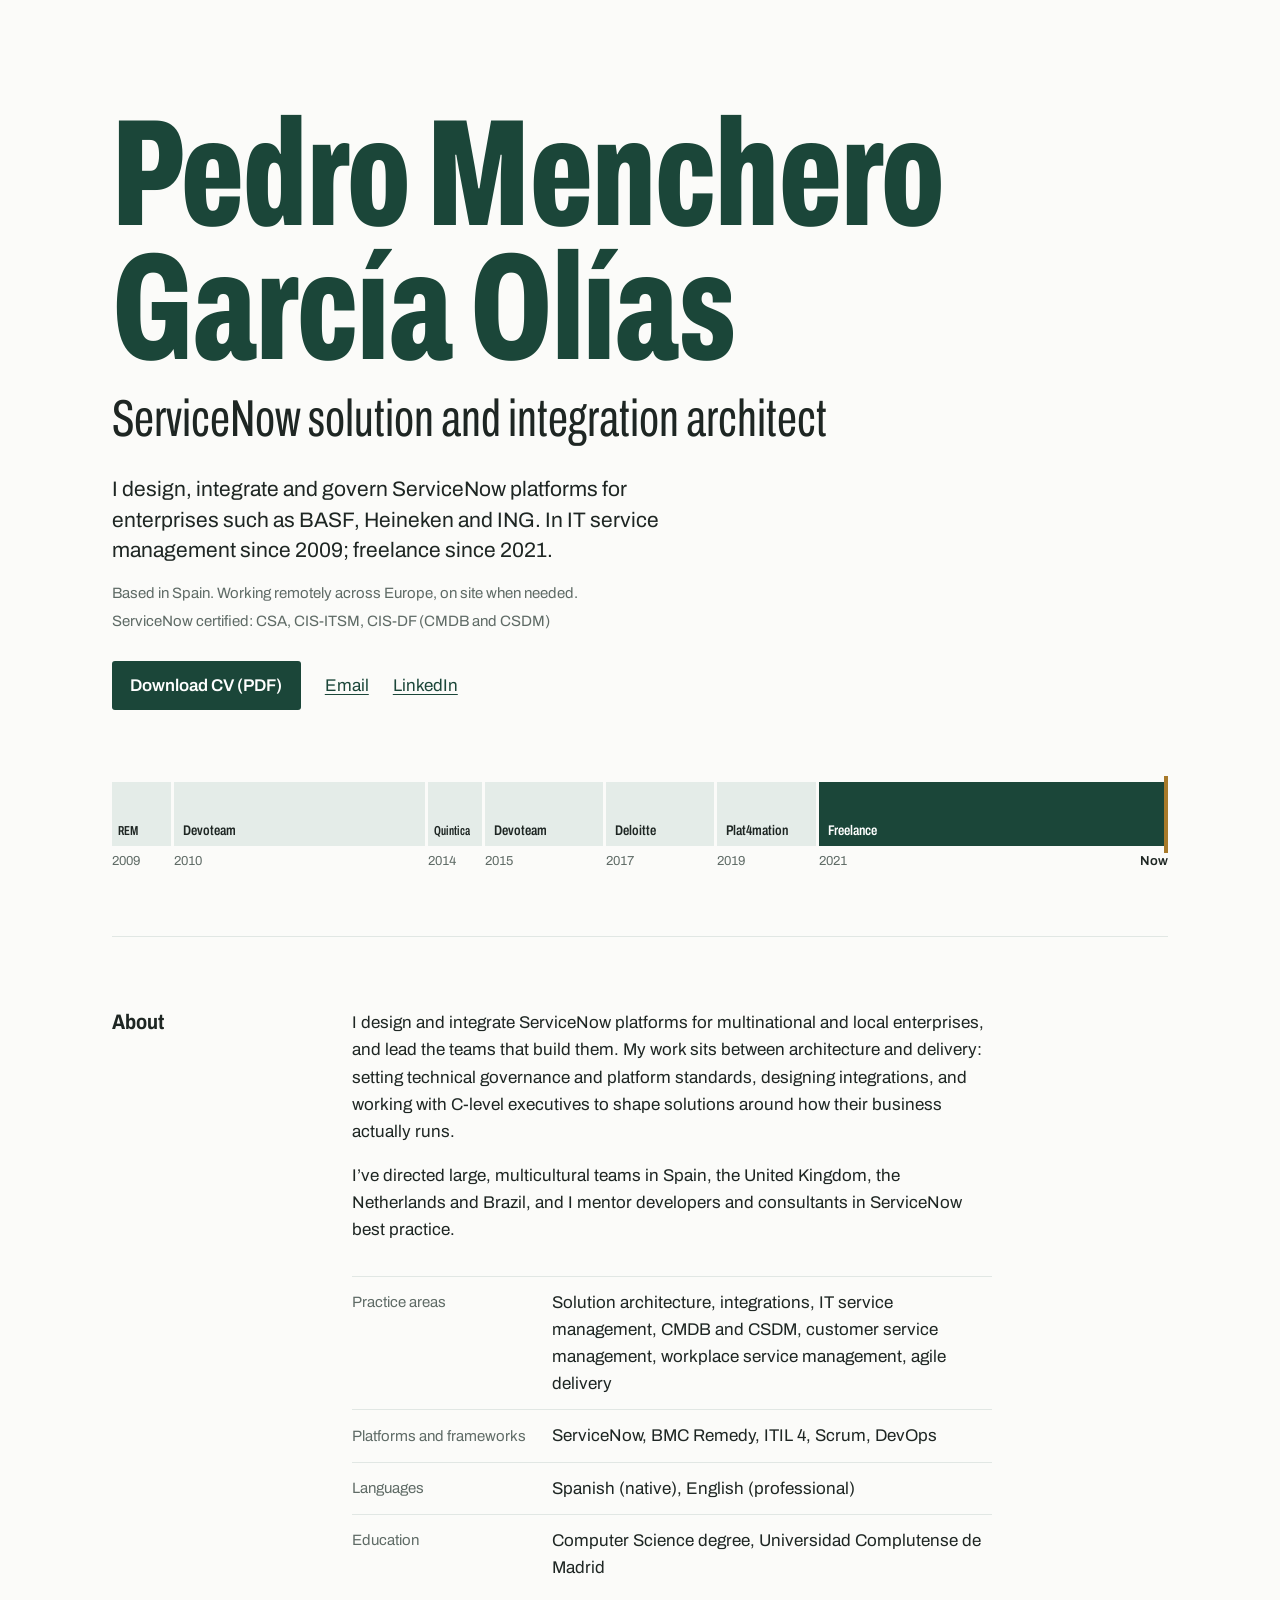
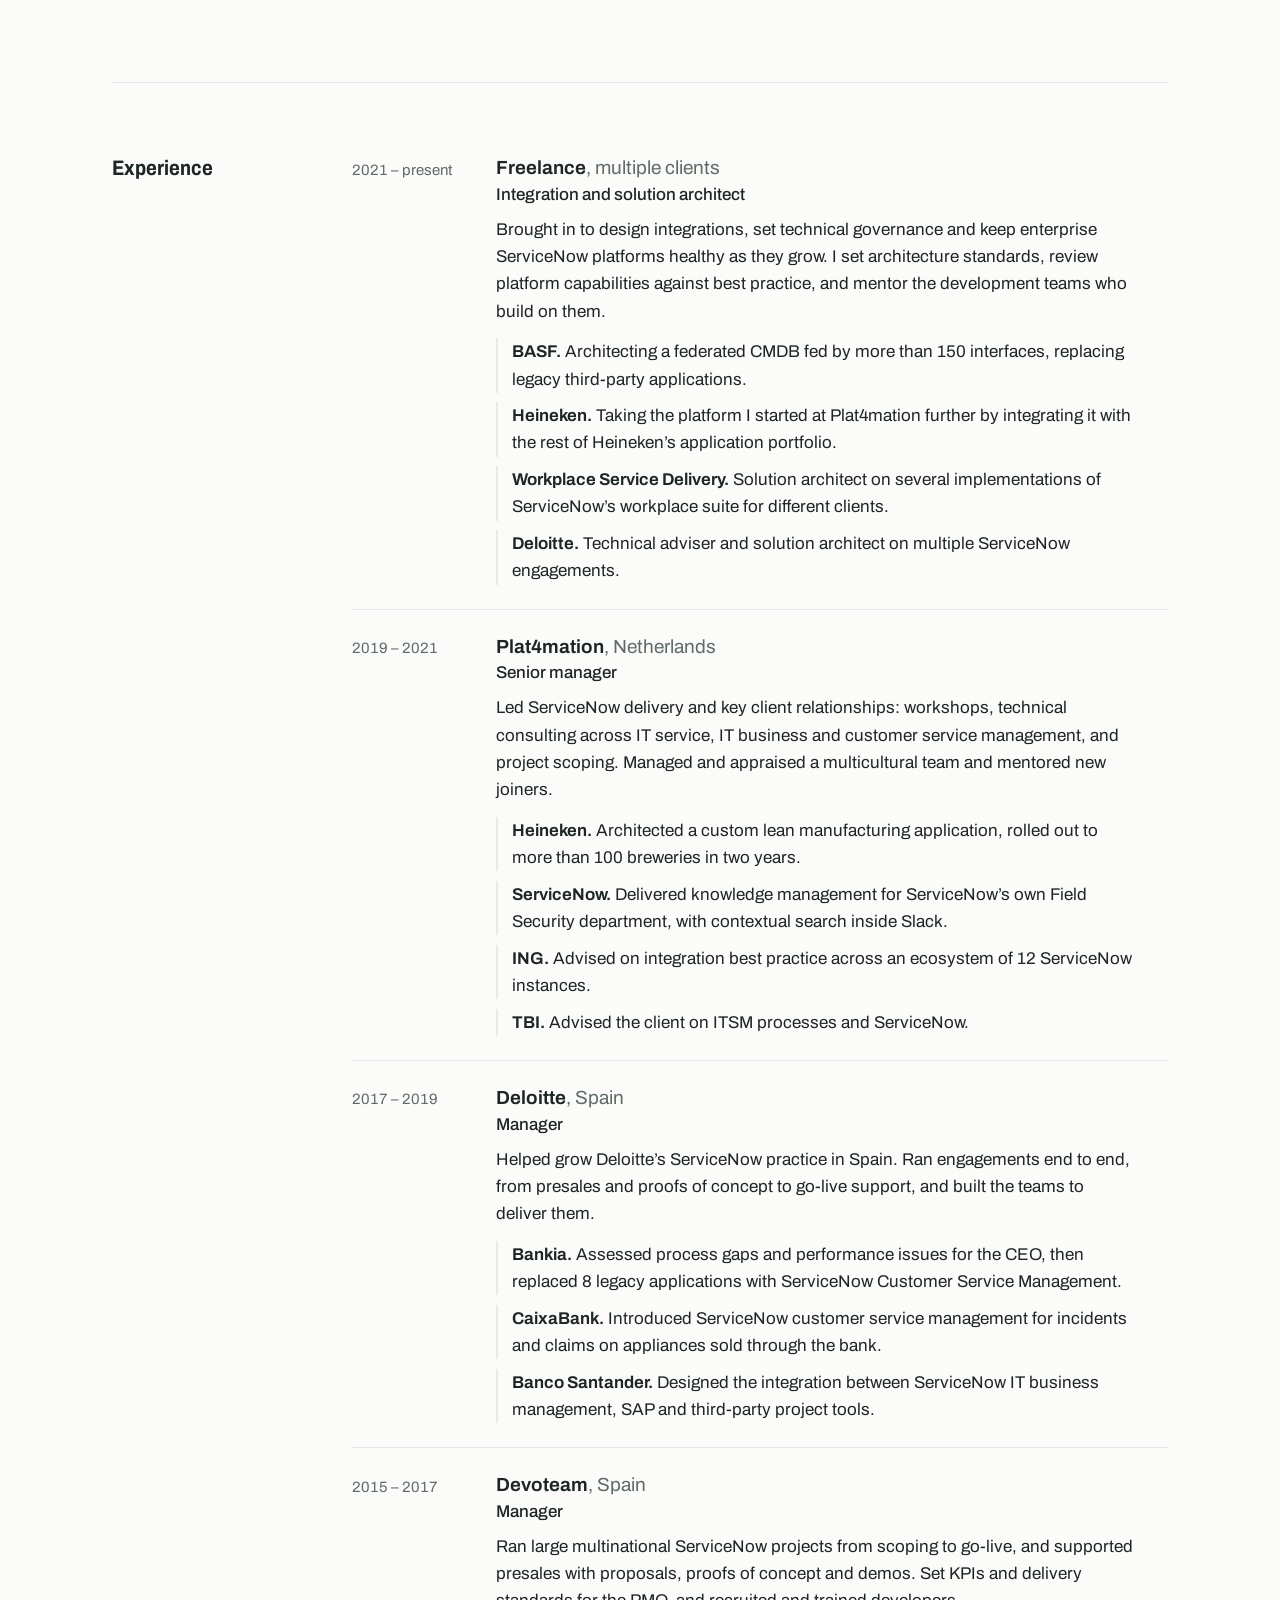
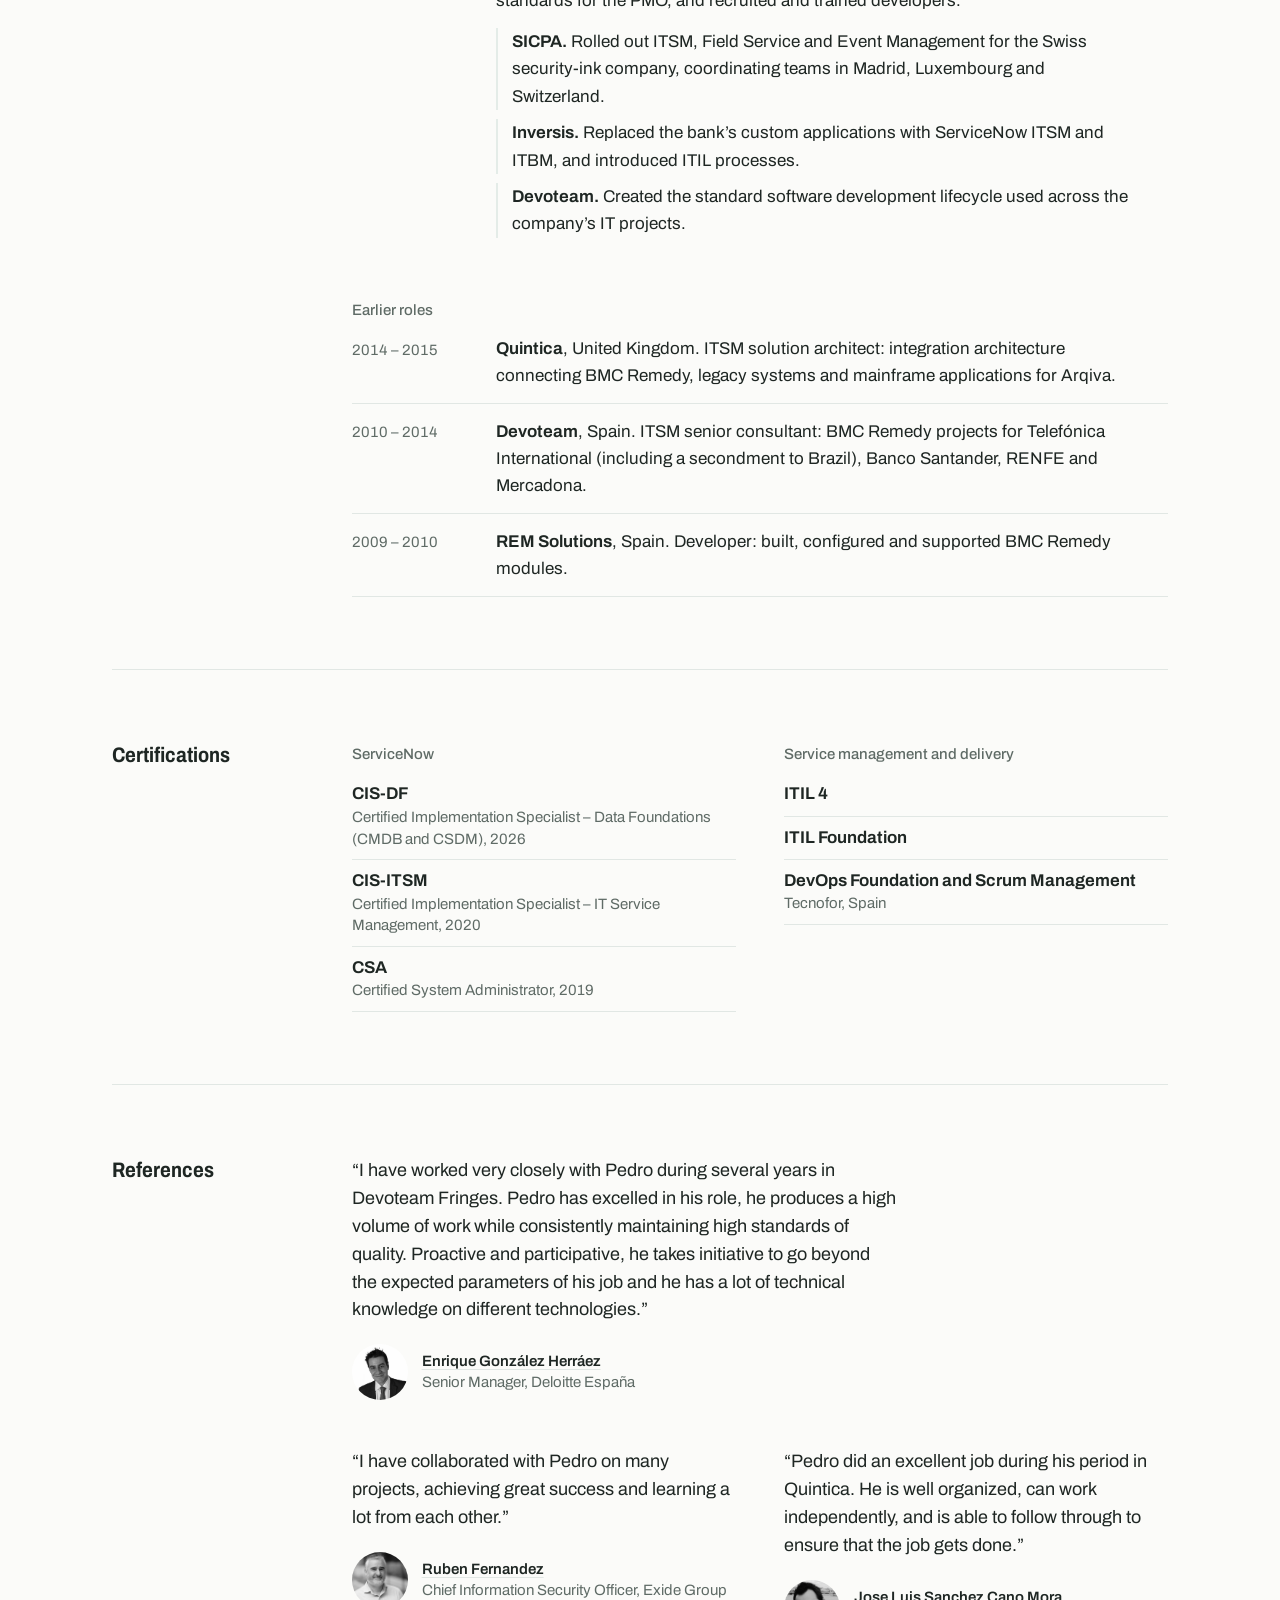
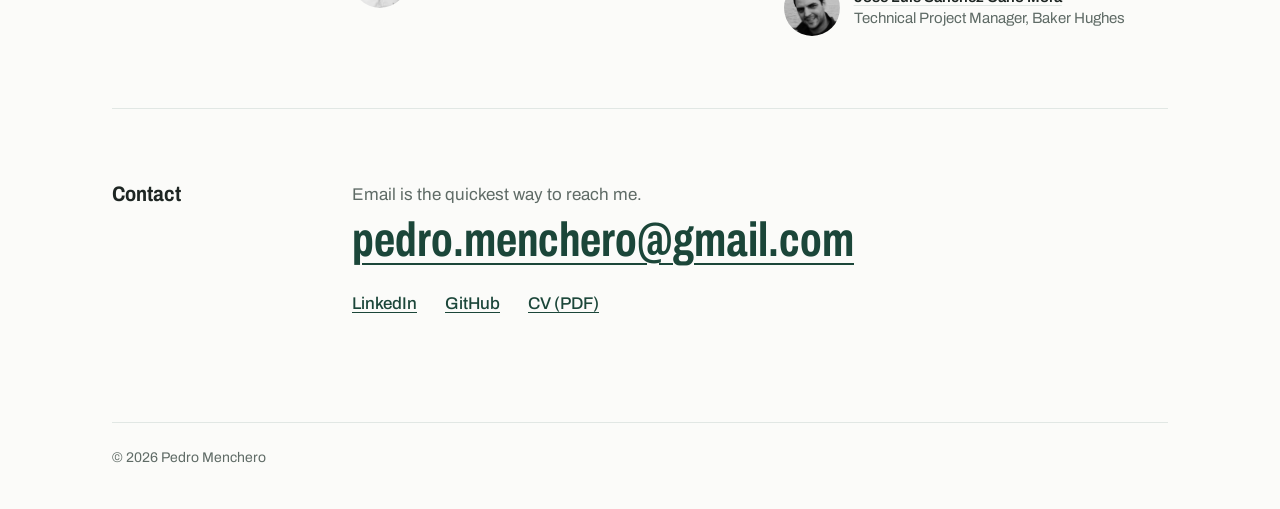
<file: index.html>
<!DOCTYPE html>
<html lang="en">
<head>
  <meta charset="utf-8">
  <meta name="viewport" content="width=device-width, initial-scale=1">
  <title>Pedro Menchero, ServiceNow solution architect</title>
  <meta name="description" content="Pedro Menchero is a freelance ServiceNow solution and integration architect. He has designed and delivered IT service management platforms since 2009, for enterprises in Spain, the United Kingdom, the Netherlands and Brazil.">
  <meta name="author" content="Pedro Menchero">
  <meta name="theme-color" content="#fbfbf9" media="(prefers-color-scheme: light)">
  <meta name="theme-color" content="#0f1714" media="(prefers-color-scheme: dark)">

  <meta property="og:type" content="profile">
  <meta property="og:title" content="Pedro Menchero, ServiceNow solution architect">
  <meta property="og:description" content="Freelance ServiceNow solution and integration architect, delivering IT service management platforms since 2009.">
  <meta property="og:url" content="https://pedromenchero.github.io/">
  <meta property="og:image" content="https://pedromenchero.github.io/img/og.png">
  <meta property="og:image:width" content="1200">
  <meta property="og:image:height" content="630">
  <meta property="og:image:alt" content="Pedro Menchero, ServiceNow solution and integration architect, with a bar showing his career from 2009 to now">
  <meta name="twitter:card" content="summary_large_image">

  <link rel="icon" href="img/favicon.svg" type="image/svg+xml">

  <link rel="preload" href="fonts/archivo-latin-wdth-normal.woff2" as="font" type="font/woff2" crossorigin>
  <link rel="stylesheet" href="css/tokens.css">
  <link rel="stylesheet" href="css/style.css">
</head>

<body>
  <header class="hero wrap">
    <h1 class="name">Pedro Menchero <span>García Olías</span></h1>
    <p class="role">ServiceNow solution and integration architect</p>
    <p class="lede">I design, integrate and govern ServiceNow platforms for enterprises such as BASF, Heineken and ING. In IT service management since 2009; freelance since 2021.</p>
    <ul class="hero-facts">
      <li>Based in Spain. Working remotely across Europe, on site when needed.</li>
      <li>ServiceNow certified: CSA, CIS-ITSM, CIS-DF (CMDB and CSDM)</li>
    </ul>
    <p class="actions">
      <a class="button" href="cv/pedro-menchero-cv.pdf">Download CV (PDF)</a>
      <span class="action-links">
        <a href="mailto:pedro.menchero@gmail.com">Email</a>
        <a href="https://www.linkedin.com/in/pedromenchero/" target="_blank" rel="noopener">LinkedIn</a>
      </span>
    </p>

    <nav class="career" aria-label="Career, 2009 to now">
      <ol class="career-bar">
        <li class="short" style="--m: 12">
          <a href="#job-rem">
            <span class="seg-name">REM<span class="visually-hidden"> Solutions</span></span>
            <span class="visually-hidden">, developer, 2009 to 2010</span>
            <span class="seg-year" aria-hidden="true">2009</span>
            <span class="seg-tip" aria-hidden="true"><strong>REM Solutions</strong> Developer<br>2009 – 2010</span>
          </a>
        </li>
        <li class="minor wide" style="--m: 51">
          <a href="#job-devoteam-consultant">
            <span class="seg-name">Devoteam</span>
            <span class="visually-hidden">, ITSM senior consultant, 2010 to 2014</span>
            <span class="seg-year" aria-hidden="true">2010</span>
            <span class="seg-tip" aria-hidden="true"><strong>Devoteam</strong> ITSM senior consultant<br>2010 – 2014</span>
          </a>
        </li>
        <li class="short minor" style="--m: 11">
          <a href="#job-quintica">
            <span class="seg-name">Quintica</span>
            <span class="visually-hidden">, ITSM solution architect, 2014 to 2015</span>
            <span class="seg-year" aria-hidden="true">2014</span>
            <span class="seg-tip" aria-hidden="true"><strong>Quintica</strong> ITSM solution architect<br>2014 – 2015</span>
          </a>
        </li>
        <li style="--m: 24">
          <a href="#job-devoteam-manager">
            <span class="seg-name">Devoteam</span>
            <span class="visually-hidden">, manager, 2015 to 2017</span>
            <span class="seg-year" aria-hidden="true">2015</span>
            <span class="seg-tip" aria-hidden="true"><strong>Devoteam</strong> Manager<br>2015 – 2017</span>
          </a>
        </li>
        <li class="minor" style="--m: 22">
          <a href="#job-deloitte">
            <span class="seg-name">Deloitte</span>
            <span class="visually-hidden">, manager, 2017 to 2019</span>
            <span class="seg-year" aria-hidden="true">2017</span>
            <span class="seg-tip" aria-hidden="true"><strong>Deloitte</strong> Manager<br>2017 – 2019</span>
          </a>
        </li>
        <li style="--m: 20">
          <a href="#job-plat4mation">
            <span class="seg-name">Plat4mation</span>
            <span class="visually-hidden">, senior manager, 2019 to 2021</span>
            <span class="seg-year" aria-hidden="true">2019</span>
            <span class="seg-tip" aria-hidden="true"><strong>Plat4mation</strong> Senior manager<br>2019 – 2021</span>
          </a>
        </li>
        <li class="current minor wide" style="--m: 70" data-since="2021-01">
          <a href="#job-freelance">
            <span class="seg-name">Freelance</span>
            <span class="visually-hidden">, integration and solution architect, 2021 to now</span>
            <span class="seg-year" aria-hidden="true">2021</span>
            <span class="seg-now" aria-hidden="true">Now</span>
            <span class="seg-tip" aria-hidden="true"><strong>Freelance</strong> Integration and solution architect<br>2021 – now</span>
          </a>
        </li>
      </ol>
    </nav>
  </header>

  <main>
    <section class="section wrap" id="about" aria-labelledby="about-h">
      <h2 id="about-h">About</h2>
      <div class="section-body prose">
        <p>I design and integrate ServiceNow platforms for multinational and local enterprises, and lead the teams that build them. My work sits between architecture and delivery: setting technical governance and platform standards, designing integrations, and working with C-level executives to shape solutions around how their business actually runs.</p>
        <p>I’ve directed large, multicultural teams in Spain, the United Kingdom, the Netherlands and Brazil, and I mentor developers and consultants in ServiceNow best practice.</p>
        <dl class="facts">
          <div>
            <dt>Practice areas</dt>
            <dd>Solution architecture, integrations, IT service management, CMDB and CSDM, customer service management, workplace service management, agile delivery</dd>
          </div>
          <div>
            <dt>Platforms and frameworks</dt>
            <dd>ServiceNow, BMC Remedy, ITIL 4, Scrum, DevOps</dd>
          </div>
          <div>
            <dt>Languages</dt>
            <dd>Spanish (native), English (professional)</dd>
          </div>
          <div>
            <dt>Education</dt>
            <dd>Computer Science degree, Universidad Complutense de Madrid</dd>
          </div>
        </dl>
      </div>
    </section>

    <section class="section wrap" id="experience" aria-labelledby="experience-h">
      <h2 id="experience-h">Experience</h2>
      <div class="section-body">
        <ol class="jobs">
          <li class="job" id="job-freelance">
            <p class="job-dates">2021 – present</p>
            <div class="job-detail">
              <h3 class="job-org">Freelance<span>, multiple clients</span></h3>
              <p class="job-role">Integration and solution architect</p>
              <p class="job-summary">Brought in to design integrations, set technical governance and keep enterprise ServiceNow platforms healthy as they grow. I set architecture standards, review platform capabilities against best practice, and mentor the development teams who build on them.</p>
              <ul class="projects">
                <li><strong>BASF.</strong> Architecting a federated CMDB fed by more than 150 interfaces, replacing legacy third-party applications.</li>
                <li><strong>Heineken.</strong> Taking the platform I started at Plat4mation further by integrating it with the rest of Heineken’s application portfolio.</li>
                <li><strong>Workplace Service Delivery.</strong> Solution architect on several implementations of ServiceNow’s workplace suite for different clients.</li>
                <li><strong>Deloitte.</strong> Technical adviser and solution architect on multiple ServiceNow engagements.</li>
              </ul>
            </div>
          </li>
          <li class="job" id="job-plat4mation">
            <p class="job-dates">2019 – 2021</p>
            <div class="job-detail">
              <h3 class="job-org">Plat4mation<span>, Netherlands</span></h3>
              <p class="job-role">Senior manager</p>
              <p class="job-summary">Led ServiceNow delivery and key client relationships: workshops, technical consulting across IT service, IT business and customer service management, and project scoping. Managed and appraised a multicultural team and mentored new joiners.</p>
              <ul class="projects">
                <li><strong>Heineken.</strong> Architected a custom lean manufacturing application, rolled out to more than 100 breweries in two years.</li>
                <li><strong>ServiceNow.</strong> Delivered knowledge management for ServiceNow’s own Field Security department, with contextual search inside Slack.</li>
                <li><strong>ING.</strong> Advised on integration best practice across an ecosystem of 12 ServiceNow instances.</li>
                <li><strong>TBI.</strong> Advised the client on ITSM processes and ServiceNow.</li>
              </ul>
            </div>
          </li>
          <li class="job" id="job-deloitte">
            <p class="job-dates">2017 – 2019</p>
            <div class="job-detail">
              <h3 class="job-org">Deloitte<span>, Spain</span></h3>
              <p class="job-role">Manager</p>
              <p class="job-summary">Helped grow Deloitte’s ServiceNow practice in Spain. Ran engagements end to end, from presales and proofs of concept to go-live support, and built the teams to deliver them.</p>
              <ul class="projects">
                <li><strong>Bankia.</strong> Assessed process gaps and performance issues for the CEO, then replaced 8 legacy applications with ServiceNow Customer Service Management.</li>
                <li><strong>CaixaBank.</strong> Introduced ServiceNow customer service management for incidents and claims on appliances sold through the bank.</li>
                <li><strong>Banco Santander.</strong> Designed the integration between ServiceNow IT business management, SAP and third-party project tools.</li>
              </ul>
            </div>
          </li>
          <li class="job" id="job-devoteam-manager">
            <p class="job-dates">2015 – 2017</p>
            <div class="job-detail">
              <h3 class="job-org">Devoteam<span>, Spain</span></h3>
              <p class="job-role">Manager</p>
              <p class="job-summary">Ran large multinational ServiceNow projects from scoping to go-live, and supported presales with proposals, proofs of concept and demos. Set KPIs and delivery standards for the PMO, and recruited and trained developers.</p>
              <ul class="projects">
                <li><strong>SICPA.</strong> Rolled out ITSM, Field Service and Event Management for the Swiss security-ink company, coordinating teams in Madrid, Luxembourg and Switzerland.</li>
                <li><strong>Inversis.</strong> Replaced the bank’s custom applications with ServiceNow ITSM and ITBM, and introduced ITIL processes.</li>
                <li><strong>Devoteam.</strong> Created the standard software development lifecycle used across the company’s IT projects.</li>
              </ul>
            </div>
          </li>
        </ol>

        <h3 class="earlier-h">Earlier roles</h3>
        <ol class="earlier">
          <li class="early" id="job-quintica">
            <p class="job-dates">2014 – 2015</p>
            <p><strong>Quintica</strong>, United Kingdom. ITSM solution architect: integration architecture connecting BMC Remedy, legacy systems and mainframe applications for Arqiva.</p>
          </li>
          <li class="early" id="job-devoteam-consultant">
            <p class="job-dates">2010 – 2014</p>
            <p><strong>Devoteam</strong>, Spain. ITSM senior consultant: BMC Remedy projects for Telefónica International (including a secondment to Brazil), Banco Santander, RENFE and Mercadona.</p>
          </li>
          <li class="early" id="job-rem">
            <p class="job-dates">2009 – 2010</p>
            <p><strong>REM Solutions</strong>, Spain. Developer: built, configured and supported BMC Remedy modules.</p>
          </li>
        </ol>
      </div>
    </section>

    <section class="section wrap" id="certifications" aria-labelledby="certifications-h">
      <h2 id="certifications-h">Certifications</h2>
      <div class="section-body lists creds">
        <div>
          <h3>ServiceNow</h3>
          <ul>
            <li><strong>CIS-DF</strong> Certified Implementation Specialist – Data Foundations (CMDB and CSDM), 2026</li>
            <li><strong>CIS-ITSM</strong> Certified Implementation Specialist – IT Service Management, 2020</li>
            <li><strong>CSA</strong> Certified System Administrator, 2019</li>
          </ul>
        </div>
        <div>
          <h3>Service management and delivery</h3>
          <ul>
            <li><strong>ITIL 4</strong></li>
            <li><strong>ITIL Foundation</strong></li>
            <li><strong>DevOps Foundation and Scrum Management</strong> Tecnofor, Spain</li>
          </ul>
        </div>
      </div>
    </section>

    <section class="section wrap" id="references" aria-labelledby="references-h">
      <h2 id="references-h">References</h2>
      <div class="section-body quotes">
        <figure class="quote quote-wide">
          <blockquote>
            <p>“I have worked very closely with Pedro during several years in Devoteam Fringes. Pedro has excelled in his role, he produces a high volume of work while consistently maintaining high standards of quality. Proactive and participative, he takes initiative to go beyond the expected parameters of his job and he has a lot of technical knowledge on different technologies.”</p>
          </blockquote>
          <figcaption>
            <img src="img/reference.jpg" alt="" width="56" height="56" loading="lazy">
            <span><a href="https://www.linkedin.com/in/enrique-gonz%C3%A1lez-herr%C3%A1ez-22808025/" target="_blank" rel="noopener">Enrique González Herráez<span class="visually-hidden"> on LinkedIn</span></a> Senior Manager, Deloitte España</span>
          </figcaption>
        </figure>
        <figure class="quote">
          <blockquote>
            <p>“I have collaborated with Pedro on many projects, achieving great success and learning a lot from each other.”</p>
          </blockquote>
          <figcaption>
            <img src="img/reference-ruben.jpg" alt="" width="56" height="56" loading="lazy">
            <span><a href="https://www.linkedin.com/in/ruben-f-a29760b/" target="_blank" rel="noopener">Ruben Fernandez<span class="visually-hidden"> on LinkedIn</span></a> Chief Information Security Officer, Exide Group</span>
          </figcaption>
        </figure>
        <figure class="quote">
          <blockquote>
            <p>“Pedro did an excellent job during his period in Quintica. He is well organized, can work independently, and is able to follow through to ensure that the job gets done.”</p>
          </blockquote>
          <figcaption>
            <img src="img/reference2.jpg" alt="" width="56" height="56" loading="lazy">
            <span><a href="https://www.linkedin.com/in/joseluissanchezcano/" target="_blank" rel="noopener">Jose Luis Sanchez Cano Mora<span class="visually-hidden"> on LinkedIn</span></a> Technical Project Manager, Baker Hughes</span>
          </figcaption>
        </figure>
      </div>
    </section>

    <section class="section wrap" id="contact" aria-labelledby="contact-h">
      <h2 id="contact-h">Contact</h2>
      <div class="section-body">
        <p class="contact-note">Email is the quickest way to reach me.</p>
        <p class="contact-email"><a href="mailto:pedro.menchero@gmail.com">pedro.menchero@gmail.com</a></p>
        <ul class="contact-links">
          <li><a href="https://www.linkedin.com/in/pedromenchero/" target="_blank" rel="noopener">LinkedIn</a></li>
          <li><a href="https://github.com/pedromenchero" target="_blank" rel="noopener">GitHub</a></li>
          <li><a href="cv/pedro-menchero-cv.pdf">CV (PDF)</a></li>
        </ul>
      </div>
    </section>
  </main>

  <footer class="footer wrap">
    <p>© <span id="year">2026</span> Pedro Menchero</p>
  </footer>

  <script src="js/main.js"></script>
</body>
</html>
</file>
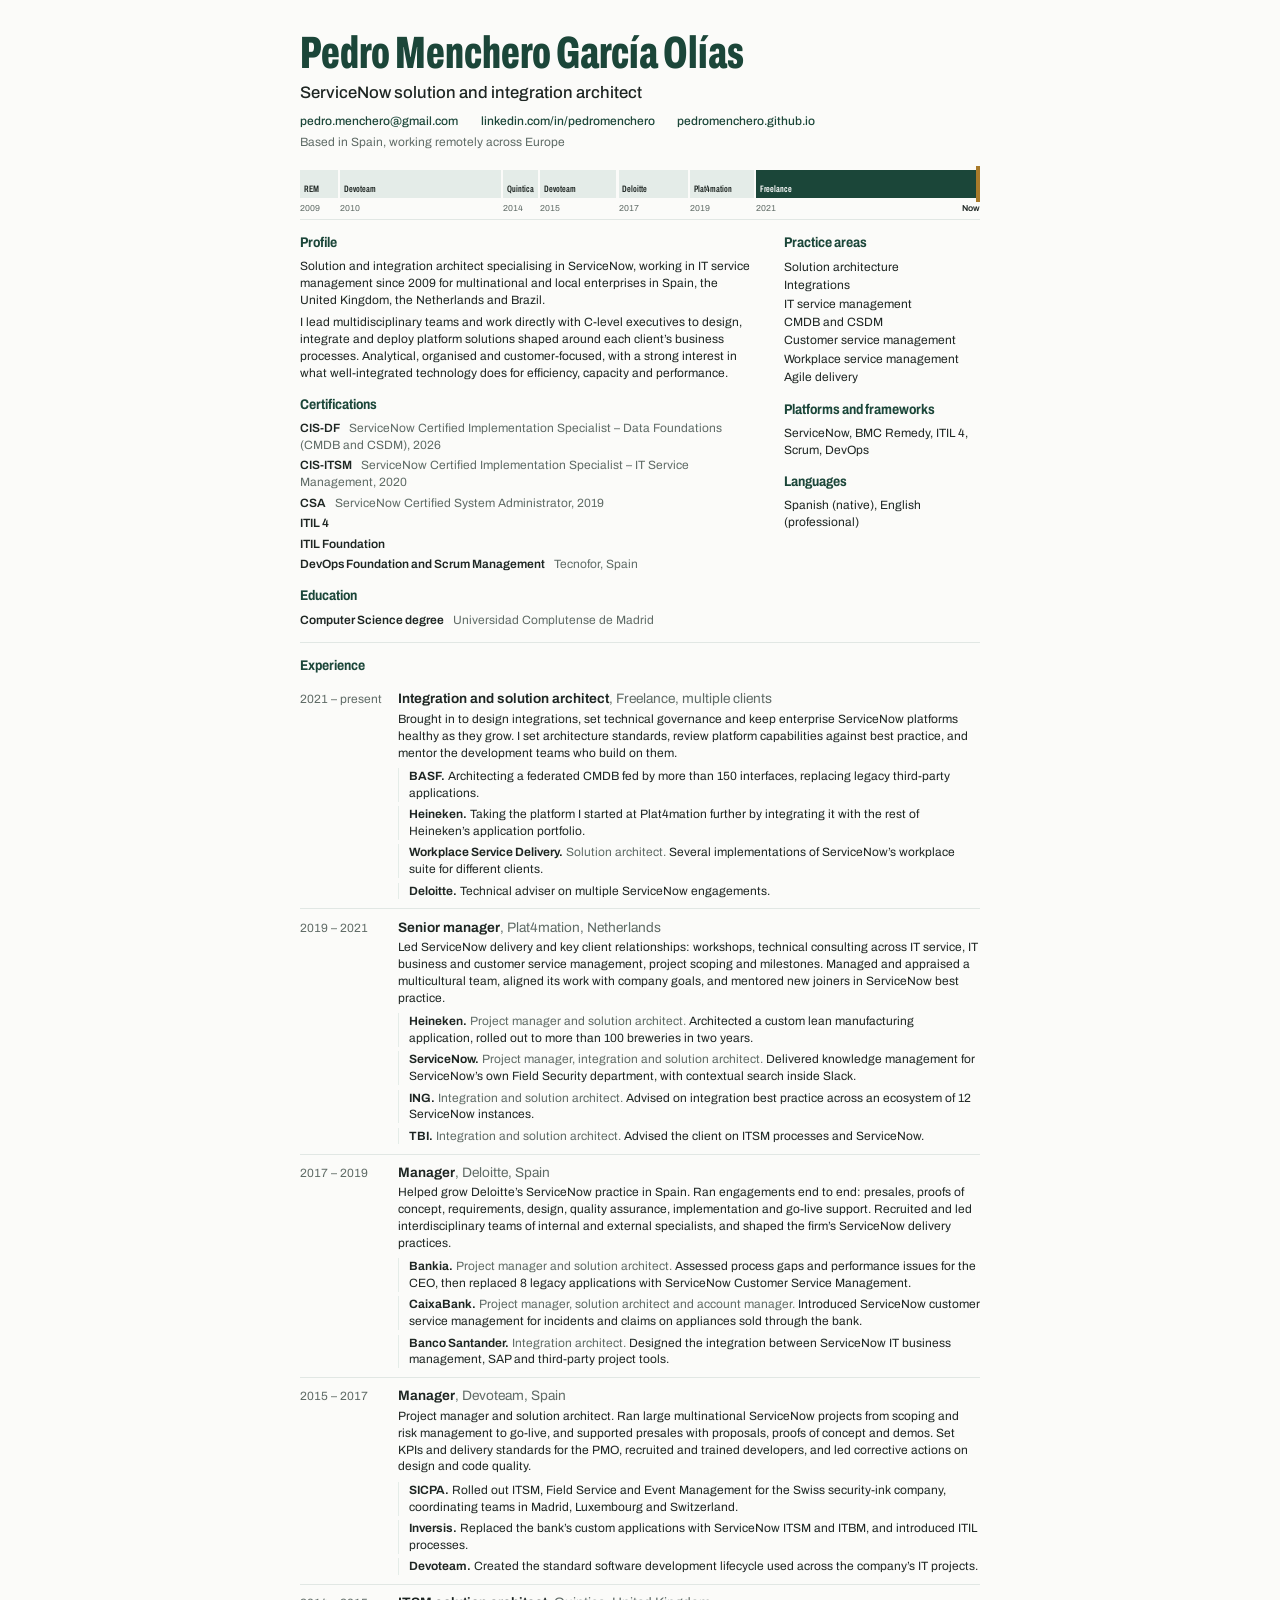
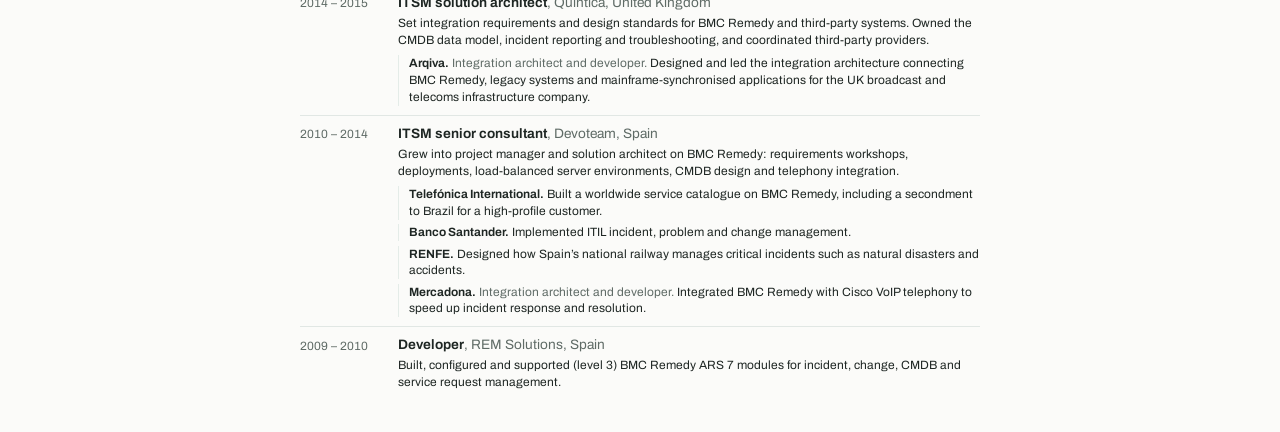
<file: cv/index.html>
<!DOCTYPE html>
<html lang="en">
<head>
  <meta charset="utf-8">
  <meta name="viewport" content="width=device-width, initial-scale=1">
  <title>Pedro Menchero, CV</title>
  <meta name="description" content="CV of Pedro Menchero, ServiceNow solution and integration architect.">
  <link rel="icon" href="../img/favicon.svg" type="image/svg+xml">
  <link rel="preload" href="../fonts/archivo-latin-wdth-normal.woff2" as="font" type="font/woff2" crossorigin>
  <link rel="stylesheet" href="../css/tokens.css">
  <link rel="stylesheet" href="cv.css">
</head>

<body>
  <article class="cv">
    <header class="cv-head">
      <h1 class="name">Pedro Menchero García Olías</h1>
      <p class="headline">ServiceNow solution and integration architect</p>
      <ul class="contact">
        <li><a href="mailto:pedro.menchero@gmail.com">pedro.menchero@gmail.com</a></li>
        <li><a href="https://www.linkedin.com/in/pedromenchero/">linkedin.com/in/pedromenchero</a></li>
        <li><a href="https://pedromenchero.github.io/">pedromenchero.github.io</a></li>
        <li>Based in Spain, working remotely across Europe</li>
      </ul>

      <ol class="bar" aria-label="Career, 2009 to now">
        <li style="--m: 12"><span class="seg">REM</span><span class="yr">2009</span></li>
        <li style="--m: 51"><span class="seg">Devoteam</span><span class="yr">2010</span></li>
        <li style="--m: 11"><span class="seg">Quintica</span><span class="yr">2014</span></li>
        <li style="--m: 24"><span class="seg">Devoteam</span><span class="yr">2015</span></li>
        <li style="--m: 22"><span class="seg">Deloitte</span><span class="yr">2017</span></li>
        <li style="--m: 20"><span class="seg">Plat4mation</span><span class="yr">2019</span></li>
        <li class="current" style="--m: 70" data-since="2021-01"><span class="seg">Freelance</span><span class="yr">2021</span><span class="now">Now</span></li>
      </ol>
    </header>

    <section class="intro">
      <div>
        <h2>Profile</h2>
        <p>Solution and integration architect specialising in ServiceNow, working in IT service management since 2009 for multinational and local enterprises in Spain, the United Kingdom, the Netherlands and Brazil.</p>
        <p>I lead multidisciplinary teams and work directly with C-level executives to design, integrate and deploy platform solutions shaped around each client’s business processes. Analytical, organised and customer-focused, with a strong interest in what well-integrated technology does for efficiency, capacity and performance.</p>

        <h2>Certifications</h2>
        <ul class="pairs">
          <li><strong>CIS-DF</strong> ServiceNow Certified Implementation Specialist – Data Foundations (CMDB and CSDM), 2026</li>
          <li><strong>CIS-ITSM</strong> ServiceNow Certified Implementation Specialist – IT Service Management, 2020</li>
          <li><strong>CSA</strong> ServiceNow Certified System Administrator, 2019</li>
          <li><strong>ITIL 4</strong></li>
          <li><strong>ITIL Foundation</strong></li>
          <li><strong>DevOps Foundation and Scrum Management</strong> Tecnofor, Spain</li>
        </ul>

        <h2>Education</h2>
        <ul class="pairs">
          <li><strong>Computer Science degree</strong> Universidad Complutense de Madrid</li>
        </ul>
      </div>
      <div class="facts">
        <h2>Practice areas</h2>
        <ul>
          <li>Solution architecture</li>
          <li>Integrations</li>
          <li>IT service management</li>
          <li>CMDB and CSDM</li>
          <li>Customer service management</li>
          <li>Workplace service management</li>
          <li>Agile delivery</li>
        </ul>
        <h2>Platforms and frameworks</h2>
        <p>ServiceNow, BMC Remedy, ITIL 4, Scrum, DevOps</p>
        <h2>Languages</h2>
        <p>Spanish (native), English (professional)</p>
      </div>
    </section>

    <section class="experience">
      <h2>Experience</h2>

      <div class="job">
        <p class="when">2021 – present</p>
        <div>
          <h3>Integration and solution architect<span>, Freelance, multiple clients</span></h3>
          <p class="summary">Brought in to design integrations, set technical governance and keep enterprise ServiceNow platforms healthy as they grow. I set architecture standards, review platform capabilities against best practice, and mentor the development teams who build on them.</p>
          <ul class="projects">
            <li><strong>BASF.</strong> Architecting a federated CMDB fed by more than 150 interfaces, replacing legacy third-party applications.</li>
            <li><strong>Heineken.</strong> Taking the platform I started at Plat4mation further by integrating it with the rest of Heineken’s application portfolio.</li>
            <li><strong>Workplace Service Delivery.</strong> <em>Solution architect.</em> Several implementations of ServiceNow’s workplace suite for different clients.</li>
            <li><strong>Deloitte.</strong> Technical adviser on multiple ServiceNow engagements.</li>
          </ul>
        </div>
      </div>

      <div class="job">
        <p class="when">2019 – 2021</p>
        <div>
          <h3>Senior manager<span>, Plat4mation, Netherlands</span></h3>
          <p class="summary">Led ServiceNow delivery and key client relationships: workshops, technical consulting across IT service, IT business and customer service management, project scoping and milestones. Managed and appraised a multicultural team, aligned its work with company goals, and mentored new joiners in ServiceNow best practice.</p>
          <ul class="projects">
            <li><strong>Heineken.</strong> <em>Project manager and solution architect.</em> Architected a custom lean manufacturing application, rolled out to more than 100 breweries in two years.</li>
            <li><strong>ServiceNow.</strong> <em>Project manager, integration and solution architect.</em> Delivered knowledge management for ServiceNow’s own Field Security department, with contextual search inside Slack.</li>
            <li><strong>ING.</strong> <em>Integration and solution architect.</em> Advised on integration best practice across an ecosystem of 12 ServiceNow instances.</li>
            <li><strong>TBI.</strong> <em>Integration and solution architect.</em> Advised the client on ITSM processes and ServiceNow.</li>
          </ul>
        </div>
      </div>

      <div class="job">
        <p class="when">2017 – 2019</p>
        <div>
          <h3>Manager<span>, Deloitte, Spain</span></h3>
          <p class="summary">Helped grow Deloitte’s ServiceNow practice in Spain. Ran engagements end to end: presales, proofs of concept, requirements, design, quality assurance, implementation and go-live support. Recruited and led interdisciplinary teams of internal and external specialists, and shaped the firm’s ServiceNow delivery practices.</p>
          <ul class="projects">
            <li><strong>Bankia.</strong> <em>Project manager and solution architect.</em> Assessed process gaps and performance issues for the CEO, then replaced 8 legacy applications with ServiceNow Customer Service Management.</li>
            <li><strong>CaixaBank.</strong> <em>Project manager, solution architect and account manager.</em> Introduced ServiceNow customer service management for incidents and claims on appliances sold through the bank.</li>
            <li><strong>Banco Santander.</strong> <em>Integration architect.</em> Designed the integration between ServiceNow IT business management, SAP and third-party project tools.</li>
          </ul>
        </div>
      </div>

      <div class="job">
        <p class="when">2015 – 2017</p>
        <div>
          <h3>Manager<span>, Devoteam, Spain</span></h3>
          <p class="summary">Project manager and solution architect. Ran large multinational ServiceNow projects from scoping and risk management to go-live, and supported presales with proposals, proofs of concept and demos. Set KPIs and delivery standards for the PMO, recruited and trained developers, and led corrective actions on design and code quality.</p>
          <ul class="projects">
            <li><strong>SICPA.</strong> Rolled out ITSM, Field Service and Event Management for the Swiss security-ink company, coordinating teams in Madrid, Luxembourg and Switzerland.</li>
            <li><strong>Inversis.</strong> Replaced the bank’s custom applications with ServiceNow ITSM and ITBM, and introduced ITIL processes.</li>
            <li><strong>Devoteam.</strong> Created the standard software development lifecycle used across the company’s IT projects.</li>
          </ul>
        </div>
      </div>

      <div class="job">
        <p class="when">2014 – 2015</p>
        <div>
          <h3>ITSM solution architect<span>, Quintica, United Kingdom</span></h3>
          <p class="summary">Set integration requirements and design standards for BMC Remedy and third-party systems. Owned the CMDB data model, incident reporting and troubleshooting, and coordinated third-party providers.</p>
          <ul class="projects">
            <li><strong>Arqiva.</strong> <em>Integration architect and developer.</em> Designed and led the integration architecture connecting BMC Remedy, legacy systems and mainframe-synchronised applications for the UK broadcast and telecoms infrastructure company.</li>
          </ul>
        </div>
      </div>

      <div class="job">
        <p class="when">2010 – 2014</p>
        <div>
          <h3>ITSM senior consultant<span>, Devoteam, Spain</span></h3>
          <p class="summary">Grew into project manager and solution architect on BMC Remedy: requirements workshops, deployments, load-balanced server environments, CMDB design and telephony integration.</p>
          <ul class="projects">
            <li><strong>Telefónica International.</strong> Built a worldwide service catalogue on BMC Remedy, including a secondment to Brazil for a high-profile customer.</li>
            <li><strong>Banco Santander.</strong> Implemented ITIL incident, problem and change management.</li>
            <li><strong>RENFE.</strong> Designed how Spain’s national railway manages critical incidents such as natural disasters and accidents.</li>
            <li><strong>Mercadona.</strong> <em>Integration architect and developer.</em> Integrated BMC Remedy with Cisco VoIP telephony to speed up incident response and resolution.</li>
          </ul>
        </div>
      </div>

      <div class="job">
        <p class="when">2009 – 2010</p>
        <div>
          <h3>Developer<span>, REM Solutions, Spain</span></h3>
          <p class="summary">Built, configured and supported (level 3) BMC Remedy ARS 7 modules for incident, change, CMDB and service request management.</p>
        </div>
      </div>
    </section>

  </article>

  <script src="../js/main.js"></script>
</body>
</html>
</file>
<file: css/tokens.css>
/* Shared design tokens for the website (index.html) and the CV (cv/index.html).
   Change the palette here and both follow. */

/* Archivo, self-hosted (SIL Open Font License, see fonts/OFL.txt).
   One variable file covers weights 100-900 and widths 62-125%. */
@font-face {
  font-family: "Archivo";
  src: url("../fonts/archivo-latin-wdth-normal.woff2") format("woff2");
  font-weight: 100 900;
  font-stretch: 62% 125%;
  font-style: normal;
  font-display: swap;
}

:root {
  --paper: #fbfbf9;
  --ink: #1e2623;
  --slate: #5f6b66;
  --rule: #e1e7e4;
  --forest: #1b4639;
  --tint: #e4ece8;
  --tint-hover: #d3e0da;
  --brass: #a87a2a;
  --on-forest: #ffffff;

  --font: "Archivo", system-ui, -apple-system, "Segoe UI", sans-serif;

  color-scheme: light dark;
}

@media screen and (prefers-color-scheme: dark) {
  :root {
    --paper: #0f1714;
    --ink: #e3eae6;
    --slate: #9aa8a1;
    --rule: #24312c;
    --forest: #8cc7af;
    --tint: #1c2a25;
    --tint-hover: #26382f;
    --brass: #d4a852;
    --on-forest: #0f1714;
  }
}

/* The CV always prints in the light palette */
@media print {
  :root { color-scheme: light; }
}
</file>
<file: css/style.css>
/* Layout tokens (colours and type live in tokens.css) ------------ */

:root {
  --gutter: clamp(1rem, 4vw, 3rem);
  --measure: 40rem;
}

/* Base ------------------------------------------------------------- */

*, *::before, *::after { box-sizing: border-box; }

html { -webkit-text-size-adjust: 100%; }

@media (prefers-reduced-motion: no-preference) {
  html { scroll-behavior: smooth; }
}

body {
  margin: 0;
  background: var(--paper);
  color: var(--ink);
  font-family: var(--font);
  font-size: 1.0625rem;
  line-height: 1.6;
  font-stretch: 100%;
  text-rendering: optimizeLegibility;
  -webkit-font-smoothing: antialiased;
}

h1, h2, h3, p, ul, ol, figure, blockquote { margin: 0; }
ul, ol { padding: 0; list-style: none; }
img { display: block; max-width: 100%; }

a {
  color: var(--forest);
  text-decoration-thickness: 1px;
  text-underline-offset: 0.2em;
}
a:hover { text-decoration-thickness: 2px; }

:focus-visible {
  outline: 2px solid var(--forest);
  outline-offset: 3px;
  border-radius: 2px;
}

.visually-hidden {
  position: absolute;
  width: 1px;
  height: 1px;
  overflow: hidden;
  clip: rect(0 0 0 0);
  clip-path: inset(50%);
  white-space: nowrap;
}

/* Width, not padding, so section rules line up with the content edge */
.wrap {
  width: min(66rem, 100% - 2 * var(--gutter));
  margin-inline: auto;
}

/* Hero ------------------------------------------------------------- */

.hero {
  padding-top: clamp(3rem, 12vh, 8rem);
  padding-bottom: clamp(4.5rem, 10vh, 6.5rem);
}

.name {
  color: var(--forest);
  font-size: clamp(3.75rem, 15vw, 9.5rem);
  font-weight: 800;
  font-stretch: 62%;
  line-height: 0.88;
  letter-spacing: -0.005em;
}
.name span { display: block; }

/* The job title, in the name's typeface but lighter, so the specialty
   is read in the same glance as the name */
.role {
  margin-top: clamp(0.6rem, 1.5vw, 1rem);
  font-size: clamp(1.75rem, 4.6vw, 3.25rem);
  font-weight: 400;
  font-stretch: 62%;
  line-height: 1.05;
}

.lede {
  max-width: 36rem;
  margin-top: clamp(1.25rem, 2.5vw, 1.75rem);
  font-size: clamp(1.125rem, 1.8vw, 1.3125rem);
  line-height: 1.45;
}

.hero-facts {
  display: grid;
  gap: 0.2rem;
  margin-top: 1rem;
  color: var(--slate);
  font-size: 0.9375rem;
}

.actions {
  display: flex;
  flex-wrap: wrap;
  align-items: center;
  gap: 0.75rem 1.5rem;
  margin-top: 1.75rem;
}

.action-links { display: inline-flex; gap: 1.5rem; }

.button {
  display: inline-block;
  padding: 0.7rem 1.15rem;
  border-radius: 3px;
  background: var(--forest);
  color: var(--on-forest);
  font-weight: 600;
  text-decoration: none;
}
.button:hover { background: var(--ink); color: var(--paper); }

/* Career bar: the page's one bold element ------------------------- */

.career { margin-top: clamp(3rem, 7vw, 4.5rem); }

.career-bar {
  display: flex;
  gap: 3px;
}

.career-bar li {
  flex: var(--m) 1 0;
  min-width: 0;
}

.career-bar a {
  position: relative;
  display: flex;
  align-items: flex-end;
  height: clamp(2.75rem, 6vw, 4rem);
  padding: 0.45rem 0.55rem;
  background: var(--tint);
  color: var(--ink);
  font-size: 0.875rem;
  font-weight: 600;
  font-stretch: 75%;
  line-height: 1.15;
  text-decoration: none;
}
.career-bar a:hover { background: var(--tint-hover); }

/* One-year roles get a tighter label so the name still fits */
.career-bar .short a {
  padding-inline: 0.35rem;
  font-size: 0.8125rem;
  font-stretch: 62%;
}

.career-bar .current a { background: var(--forest); color: var(--on-forest); }
.career-bar .current a:hover { background: var(--ink); color: var(--paper); }

.seg-name {
  display: block;
  overflow: hidden;
  white-space: nowrap;
  text-overflow: ellipsis;
}

.seg-year,
.seg-now {
  position: absolute;
  top: calc(100% + 0.5rem);
  color: var(--slate);
  font-weight: 400;
  font-stretch: 100%;
  font-size: 0.8125rem;
  font-variant-numeric: tabular-nums;
}
.seg-year { left: 0; }
.seg-now { right: 0; color: var(--ink); font-weight: 600; }

/* Hovering or focusing a block shows the role and dates above it */
.seg-tip {
  position: absolute;
  bottom: calc(100% + 0.6rem);
  left: 0;
  z-index: 2;
  width: max-content;
  max-width: 16rem;
  padding: 0.45rem 0.65rem;
  border-radius: 3px;
  background: var(--ink);
  color: var(--paper);
  font-size: 0.8125rem;
  font-weight: 400;
  font-stretch: 100%;
  line-height: 1.35;
  opacity: 0;
  pointer-events: none;
}
.seg-tip strong { display: block; font-weight: 650; }
.career-bar .current .seg-tip { left: auto; right: 0; }
.career-bar a:hover .seg-tip,
.career-bar a:focus-visible .seg-tip { opacity: 1; }

@media (prefers-reduced-motion: no-preference) {
  .seg-tip { transition: opacity 0.15s ease-out; }
}

/* The brass "now" tick at the end of the current segment */
.career-bar .current a::after {
  content: "";
  position: absolute;
  top: -0.4rem;
  bottom: -0.4rem;
  right: 0;
  width: 4px;
  background: var(--brass);
}

@media (prefers-reduced-motion: no-preference) {
  .career-bar {
    animation: play 1.4s cubic-bezier(0.3, 0.6, 0.2, 1) 0.2s both;
  }
  .career-bar .current a::after {
    animation: arrive 0.3s ease-out 1.45s both;
  }
}

/* The top inset leaves room for the tooltip once the bar has drawn */
@keyframes play {
  from { clip-path: inset(-6rem 100% -2.5rem 0); }
  to   { clip-path: inset(-6rem -1rem -2.5rem 0); }
}
@keyframes arrive {
  from { opacity: 0; transform: scaleY(0.2); }
  to   { opacity: 1; transform: none; }
}

/* Where a block is too narrow for its name, the name stays readable to
   screen readers and the experience list below carries it visually. */
@media (max-width: 63.99rem) {
  .career-bar .short .seg-name {
    position: absolute;
    width: 1px;
    height: 1px;
    overflow: hidden;
    clip-path: inset(50%);
  }
}

/* On phones only the two longest blocks are wide enough for a name */
@media (max-width: 44.99rem) {
  .career-bar li:not(.wide) .seg-name {
    position: absolute;
    width: 1px;
    height: 1px;
    overflow: hidden;
    clip-path: inset(50%);
  }
  .career-bar .minor .seg-year { display: none; }
}

/* Sections --------------------------------------------------------- */

.section {
  display: grid;
  gap: 1.25rem;
  padding-block: clamp(2.75rem, 6vw, 4.5rem);
  border-top: 1px solid var(--rule);
}

.section h2 {
  font-size: 1.3125rem;
  font-weight: 700;
  font-stretch: 85%;
  line-height: 1.3;
}

@media (min-width: 52rem) {
  .section {
    grid-template-columns: 12rem minmax(0, 1fr);
    gap: 3rem;
  }
  .section h2 {
    position: sticky;
    top: 1.5rem;
    align-self: start;
  }
}

.prose { max-width: var(--measure); }
.prose p + p { margin-top: 1em; }

/* Experience ------------------------------------------------------- */

.job {
  position: relative;
  display: grid;
  gap: 0.25rem;
  padding-block: 1.5rem;
  scroll-margin-top: 1.5rem;
}
.job:first-child { padding-top: 0; }
.job + .job { border-top: 1px solid var(--rule); }

@media (min-width: 40rem) {
  .job {
    grid-template-columns: 7.5rem minmax(0, 1fr);
    gap: 1.5rem;
  }
}

.job-dates {
  color: var(--slate);
  font-size: 0.9375rem;
  font-variant-numeric: tabular-nums;
  padding-top: 0.15rem;
}

.job-detail { max-width: var(--measure); }

.job-org {
  font-size: 1.1875rem;
  font-weight: 650;
  line-height: 1.35;
}
.job-org span {
  color: var(--slate);
  font-weight: 400;
  white-space: nowrap;
}

/* Green is kept for things you can click, so the title is plain ink */
.job-role {
  font-weight: 500;
  margin-bottom: 0.5rem;
}

.job-summary + .projects { margin-top: 0.85rem; }

.projects {
  display: grid;
  gap: 0.6rem;
}
.projects li {
  padding-left: 0.9rem;
  border-left: 2px solid var(--tint);
}
.projects strong { font-weight: 650; }

/* Earlier roles: one line each, so recent work gets the space */
.earlier-h {
  margin-top: 2.25rem;
  color: var(--slate);
  font-size: 0.9375rem;
  font-weight: 500;
}

.early {
  position: relative;
  display: grid;
  gap: 0.15rem;
  padding-block: 0.85rem;
  scroll-margin-top: 1.5rem;
  border-bottom: 1px solid var(--rule);
}
.early p:last-child { max-width: var(--measure); }
.early strong { font-weight: 650; }

@media (min-width: 40rem) {
  .early {
    grid-template-columns: 7.5rem minmax(0, 1fr);
    gap: 1.5rem;
  }
}

/* Arriving from the career bar marks the job in brass */
.early:target::before,
.job:target::before {
  content: "";
  position: absolute;
  left: calc(var(--gutter) * -0.6);
  top: 1.5rem;
  bottom: 1.5rem;
  width: 4px;
  background: var(--brass);
}
.job:first-child:target::before { top: 0; }
.early:target::before { top: 0.85rem; bottom: 0.85rem; }

/* About facts ------------------------------------------------------ */

.facts {
  display: grid;
  margin-top: 2rem;
}
.facts div {
  display: grid;
  gap: 0.15rem;
  padding-block: 0.75rem;
  border-top: 1px solid var(--rule);
}
.facts dt { color: var(--slate); font-size: 0.9375rem; }
.facts dd { margin: 0; }

@media (min-width: 40rem) {
  .facts div { grid-template-columns: 11rem minmax(0, 1fr); gap: 1.5rem; }
  .facts dt { padding-top: 0.1rem; }
}

/* Lists (certifications) ------------------------------------------- */

.lists {
  display: grid;
  gap: 2rem;
  max-width: 52rem;
}

@media (min-width: 40rem) {
  .lists { grid-template-columns: repeat(auto-fit, minmax(12rem, 1fr)); gap: 2rem 3rem; }
}

.lists h3 {
  color: var(--slate);
  font-size: 0.9375rem;
  font-weight: 500;
  margin-bottom: 0.5rem;
}

.lists li {
  padding-block: 0.55rem;
  border-bottom: 1px solid var(--rule);
  font-weight: 500;
}

/* Certifications: the code recruiters search for leads, name follows */
.creds li {
  color: var(--slate);
  font-size: 0.9375rem;
  font-weight: 400;
  line-height: 1.45;
}
.creds li strong {
  display: block;
  color: var(--ink);
  font-size: 1.0625rem;
  font-weight: 650;
}

/* References ------------------------------------------------------- */

.quotes {
  display: grid;
  gap: 2.5rem;
}

/* The long quote runs full width; the two short ones pair up below it */
@media (min-width: 64rem) {
  .quotes { grid-template-columns: 1fr 1fr; gap: 3rem; align-items: start; }
  .quote-wide { grid-column: 1 / -1; }
  .quote-wide blockquote p { max-width: var(--measure); }
}

.quote blockquote p {
  max-width: 34rem;
  font-size: 1.125rem;
  line-height: 1.55;
  hanging-punctuation: first;
}

.quote figcaption {
  display: flex;
  align-items: center;
  gap: 0.85rem;
  margin-top: 1.25rem;
  color: var(--slate);
  font-size: 0.9375rem;
  line-height: 1.4;
}

.quote img {
  flex: none;
  width: 56px;
  height: 56px;
  border-radius: 50%;
  object-fit: cover;
  filter: grayscale(1);
}

/* The referee's name links to their LinkedIn profile */
.quote figcaption a {
  display: block;
  width: fit-content;
  color: var(--ink);
  font-weight: 600;
  text-decoration-color: var(--rule);
}
.quote figcaption a:hover { text-decoration-color: currentColor; }

/* Contact ---------------------------------------------------------- */

.contact-note { color: var(--slate); }

.contact-email {
  margin-top: 0.35rem;
  font-size: clamp(1.625rem, 5vw, 3rem);
  font-weight: 700;
  font-stretch: 70%;
  line-height: 1.1;
  overflow-wrap: anywhere;
}
.contact-email a { text-decoration-thickness: 2px; text-underline-offset: 0.15em; }
.contact-email a:hover { text-decoration-thickness: 4px; }

.contact-links {
  display: flex;
  flex-wrap: wrap;
  gap: 0.5rem 1.75rem;
  margin-top: 1.5rem;
  font-weight: 500;
}

/* Footer ----------------------------------------------------------- */

.footer {
  padding-block: 2rem 2.5rem;
  color: var(--slate);
  font-size: 0.875rem;
}
.footer p {
  border-top: 1px solid var(--rule);
  padding-top: 1.5rem;
}
</file>
<file: cv/cv.css>
/* CV: an A4 document that shares tokens.css with the website.
   Generate the PDF with:
   chromium --headless --no-pdf-header-footer --virtual-time-budget=8000 \
     --print-to-pdf=cv/pedro-menchero-cv.pdf cv/index.html */

@page {
  size: A4;
  margin: 12mm 14mm 12mm;
}

*, *::before, *::after { box-sizing: border-box; }

@media print {
  :root { --paper: #ffffff; }
}

html {
  -webkit-print-color-adjust: exact;
  print-color-adjust: exact;
}

body {
  margin: 0;
  background: var(--paper);
  color: var(--ink);
  font-family: var(--font);
  font-size: 9pt;
  line-height: 1.4;
  font-stretch: 100%;
  -webkit-font-smoothing: antialiased;
}

h1, h2, h3, p, ul, ol { margin: 0; }
ul, ol { padding: 0; list-style: none; }
a { color: inherit; text-decoration: none; }

/* On screen the CV sits on the page like a sheet */
@media screen {
  body { padding: 2rem 1rem; }
  .cv { max-width: 180mm; margin-inline: auto; }
}

/* Header ----------------------------------------------------------- */

.name {
  color: var(--forest);
  font-size: 34pt;
  font-weight: 800;
  font-stretch: 62%;
  line-height: 0.95;
}

.headline {
  margin-top: 1.5mm;
  font-size: 12.5pt;
  font-weight: 500;
}

.contact {
  display: flex;
  flex-wrap: wrap;
  gap: 1mm 6mm;
  margin-top: 2.5mm;
  color: var(--slate);
}
.contact a { color: var(--forest); font-weight: 500; }

/* Career bar, the same device as the website hero */

.bar {
  display: flex;
  gap: 0.6mm;
  margin-top: 5mm;
  margin-bottom: 5.5mm;
}
.bar li {
  position: relative;
  flex: var(--m) 1 0;
  min-width: 0;
  height: 7.5mm;
  background: var(--tint);
}
.bar .current { background: var(--forest); }

.seg {
  position: absolute;
  left: 1mm;
  bottom: 1mm;
  right: 0.5mm;
  overflow: hidden;
  white-space: nowrap;
  font-size: 7pt;
  font-weight: 600;
  font-stretch: 62%;
  line-height: 1;
}
.current .seg { color: var(--on-forest); }

.yr, .now {
  position: absolute;
  top: calc(100% + 1mm);
  font-size: 6.5pt;
  color: var(--slate);
  font-variant-numeric: tabular-nums;
}
.yr { left: 0; }
.now { right: 0; color: var(--ink); font-weight: 600; }
.bar .current::after {
  content: "";
  position: absolute;
  right: 0;
  top: -1mm;
  bottom: -1mm;
  width: 1mm;
  background: var(--brass);
}

/* Sections --------------------------------------------------------- */

h2 {
  color: var(--forest);
  font-size: 10.5pt;
  font-weight: 700;
  font-stretch: 85%;
  margin-bottom: 1.5mm;
}

section { padding-top: 3.5mm; border-top: 0.3mm solid var(--rule); margin-top: 3.5mm; }

.intro {
  display: grid;
  grid-template-columns: minmax(0, 1fr) 52mm;
  gap: 8mm;
}
.intro p + p { margin-top: 1.5mm; }
.intro p + h2,
.intro ul + h2 { margin-top: 3.5mm; }
.facts li { padding-block: 0.2mm; }

.pairs { display: grid; gap: 1mm; }
.pairs li { color: var(--slate); }
.pairs strong { color: var(--ink); font-weight: 600; margin-right: 1.5mm; }

/* Experience ------------------------------------------------------- */

/* Block layout, not grid, so a long job can continue onto the next page */
.job {
  position: relative;
  padding: 2.4mm 0 2.4mm 26mm;
}
.job h3 { break-after: avoid; }
.job + .job { border-top: 0.2mm solid var(--rule); }

.when {
  position: absolute;
  left: 0;
  top: 2.4mm;
  color: var(--slate);
  font-variant-numeric: tabular-nums;
  padding-top: 0.3mm;
}

.job h3 {
  font-size: 10.25pt;
  font-weight: 650;
  line-height: 1.3;
}
.job h3 span { color: var(--slate); font-weight: 400; }

.summary { margin-top: 0.8mm; }

.projects {
  display: grid;
  gap: 1.2mm;
  margin-top: 1.8mm;
}
.projects li {
  padding-left: 2.5mm;
  border-left: 0.5mm solid var(--tint);
  break-inside: avoid;
}
.projects strong { font-weight: 650; }
.projects em { font-style: normal; color: var(--slate); }

/* Keep the last few lines of a job together across a page break */
.summary { orphans: 3; widows: 3; }

/* Narrow screens: stack the columns */
@media screen and (max-width: 40rem) {
  .intro { grid-template-columns: 1fr; gap: 2mm; }
  .job { padding-left: 0; }
  .when { position: static; }
  .seg { display: none; }
}
</file>
